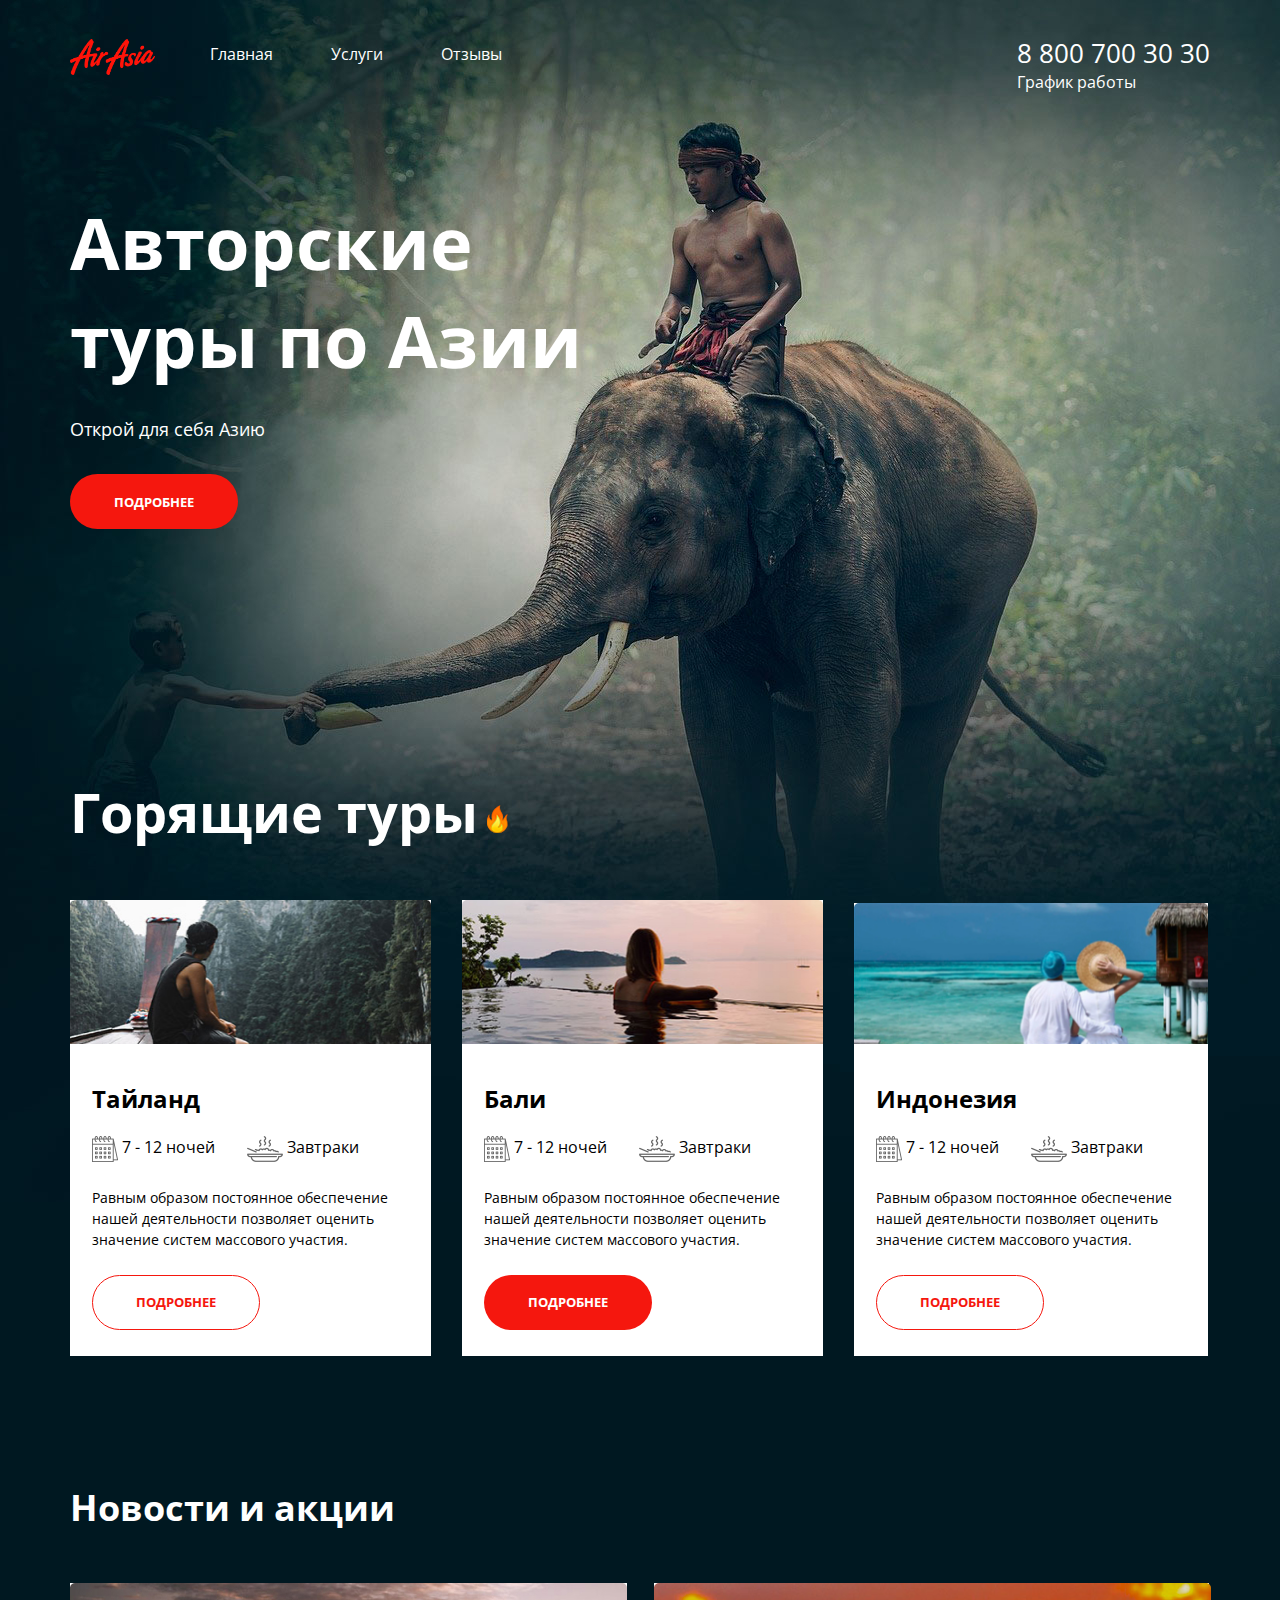
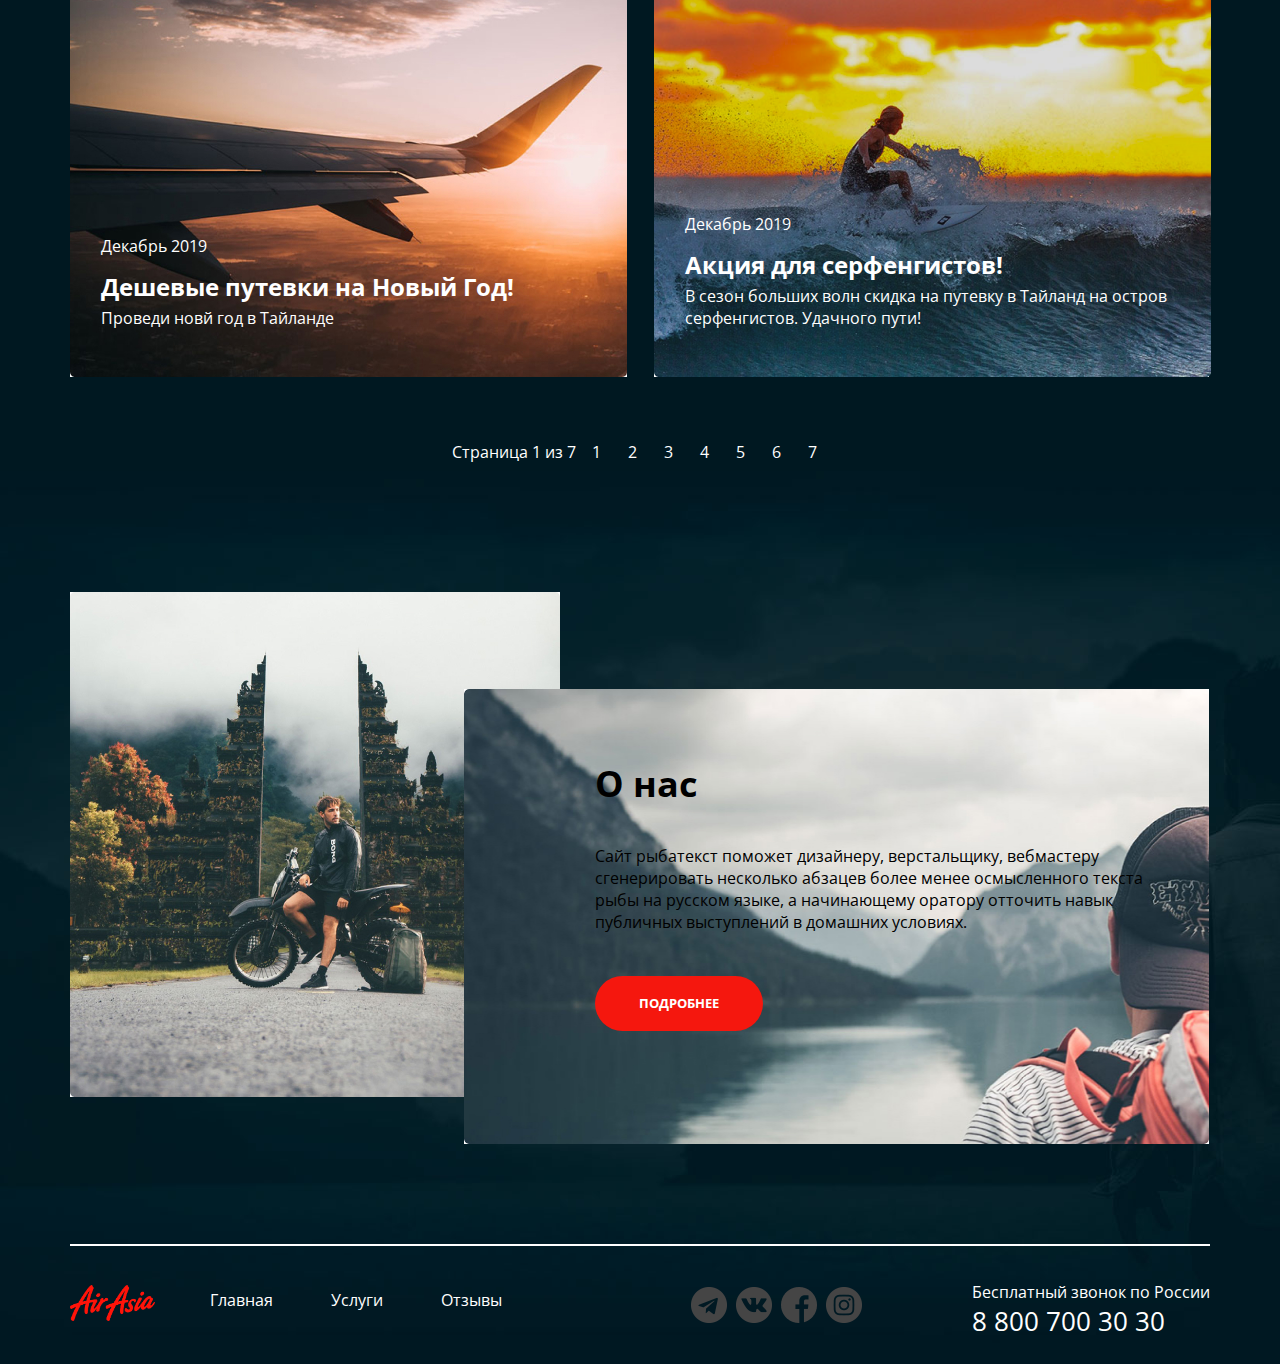
<file: asia/index/index.html>
﻿<!DOCTYPE html>
<html lang="en">
<head>
    <meta charset="UTF-8">
    <meta name="viewport" content="width=device-width, initial-scale=1.0">
    <link rel="preconnect" href="https://fonts.googleapis.com">
    <link rel="preconnect" href="https://fonts.gstatic.com" crossorigin>
    <link href="https://fonts.googleapis.com/css2?family=Open+Sans:wght@400;700&display=swap" rel="stylesheet">
    <link rel="stylesheet" href="./styles/style.css">
    <title>Главная</title>
</head>
<body>
    <div class="wrapper">
        <div class="container">
        <header class="header">
            <div class="logo">
                <a href="" class="logo__link"><img src="../image/logo.png" alt="logo" class="logo__icon"></a>
            </div>
            <nav class="menu">
                <ul class="menu__list">
                    <li class="menu__item">
                        <a href="#" class="menu__link">Главная</a>
                    </li>
                    <li class="menu__item">
                        <a href="../services/services.html" class="menu__link">Услуги</a>
                    </li>
                    <li class="menu__item">
                        <a href="#" class="menu__link">Отзывы</a>
                    </li>
                </ul>
            </nav>
            <address class="contacts">
                <a href="tel:+78007003030" class="contacts__tel">8 800 700 30 30</a>
                <div class="graph">
                <span class="contacts__graph">График работы</span>
                <img src="../image/graph.png" alt="graph" class="graph__hover">
                </div>
            </address>
        </header>
        <main class="main">
            <section class="preview">
                <h1 class="preview__title">Авторские <br> туры по Азии</h1>
                <p class="peview__info">Открой для себя Азию</p>
                <div class="preview__button">
                    <button class="button">Подробнее</button>
                </div>
            </section>
            <section class="hot-tours">
                <div class="hot-tours__title">
                    <h2 class="hot-tours__title-text">Горящие туры</h2>
                    <img src="../image/flame.png" alt="flame" class="hot-tours__title-icon">
                </div>
                <ul class="hot-tours__list">
                    <li class="hot-tours__item">
                        <img src="../image/river.jpg" alt="river" class="hot-tours__image">
                        <div class="hot-tours__content">
                            <h3 class="hot-tours__subtitle">Тайланд</h3>
                            <div class="hot-tours__options">
                                <div class="hot-tours__options-item">
                                    <img src="../image/calendar.jpg" alt="calendar" class="hot-tours__options-icon">
                                    <span class="hot-tours__options-text">7 - 12 ночей</span>
                                </div>
                                <div class="hot-tours__options-item">
                                    <img src="../image/meal.jpg" alt="meal" class="hot-tours__options-icon">
                                    <span class="hot-tours__options-text">Завтраки</span>
                                </div>
                            </div>
                            <div class="hot-tours__text">
                                Равным образом постоянное обеспечение нашей деятельности позволяет оценить значение систем массового участия.
                            </div>
                            <div class="hot-tours__button">
                                <button class="button button--border">Подробнее</button>
                            </div>   
                        </div>
                    </li>
                    <li class="hot-tours__item">
                        <img src="../image/pool.jpg" alt="pool" class="hot-tours__image">
                        <div class="hot-tours__content">
                            <h3 class="hot-tours__subtitle">Бали</h3>
                            <div class="hot-tours__options">
                                <div class="hot-tours__options-item">
                                    <img src="../image/calendar.jpg" alt="calendar" class="hot-tours__options-icon">
                                    <span class="hot-tours__options-text">7 - 12 ночей</span>
                                </div>
                                <div class="hot-tours__options-item">
                                    <img src="../image/meal.jpg" alt="meal" class="hot-tours__options-icon">
                                    <span class="hot-tours__options-text">Завтраки</span>
                                </div>
                            </div>
                            <div class="hot-tours__text">
                                Равным образом постоянное обеспечение нашей деятельности позволяет оценить значение систем массового участия.
                            </div>
                            <div class="hot-tours__button">
                                <button class="button">Подробнее</button>
                            </div>   
                        </div>
                    </li>
                    <li class="hot-tours__item">
                        <img src="../image/ocean.jpg" alt="ocean" class="hot-tours__image">
                        <div class="hot-tours__content">
                            <h3 class="hot-tours__subtitle">Индонезия</h3>
                            <div class="hot-tours__options">
                                <div class="hot-tours__options-item">
                                    <img src="../image/calendar.jpg" alt="calendar" class="hot-tours__options-icon">
                                    <span class="hot-tours__options-text">7 - 12 ночей</span>
                                </div>
                                <div class="hot-tours__options-item">
                                    <img src="../image/meal.jpg" alt="meal" class="hot-tours__options-icon">
                                    <span class="hot-tours__options-text">Завтраки</span>
                                </div>
                            </div>
                            <div class="hot-tours__text">
                                Равным образом постоянное обеспечение нашей деятельности позволяет оценить значение систем массового участия.
                            </div>
                            <div class="hot-tours__button">
                                <button class="button button--border">Подробнее</button>
                            </div>   
                        </div>
                    </li>
                </ul>
            
            </section>
            <section class="news">
                <h2 class="news__title">Новости и акции</h2>
                <ul class="news__list">
                    <li class="news__item">
                        <img src="../image/plain.jpg" alt="" class="news__image">
                        <div class="news__content">
                        <time class="news__date">
                            <span class="news__date-month">Декабрь</span>
                            <span class="news__date-year">2019</span>
                        </time>
                        <h3 class="news__subtitle">Дешевые путевки на Новый Год!</h3>
                        <p class="news__text">Проведи новй год в Тайланде</p>
                        </div>
                    </li>
                    <li class="news__item">
                        <img src="../image/Surfer.png" alt="" class="news__image">
                        <div class="news__content">
                        <time class="news__date">
                            <span class="news__date-month">Декабрь</span>
                            <span class="news__date-year">2019</span>
                        </time>
                        <h3 class="news__subtitle">Акция для серфенгистов!</h3>
                        <p class="news__text">В сезон больших волн скидка на путевку в Тайланд на остров серфенгистов. Удачного пути!</p>
                        </div>
                    </li>
                </ul>
                <div class="paginator">
                    <div class="paginator__display">Страница 1 из 7</div>
                    <ul class="paginator__list">
                        <li class="paginator__item">
                            <a href="" class="paginator__link">1</a>
                        </li>
                        <li class="paginator__item">
                            <a href="" class="paginator__link">2</a>
                        </li>
                        <li class="paginator__item">
                            <a href="" class="paginator__link">3</a>
                        </li>
                        <li class="paginator__item">
                            <a href="" class="paginator__link">4</a>
                        </li>
                        <li class="paginator__item">
                            <a href="" class="paginator__link">5</a>
                        </li>
                        <li class="paginator__item">
                            <a href="" class="paginator__link">6</a>
                        </li>
                        <li class="paginator__item">
                            <a href="" class="paginator__link">7</a>
                        </li>
                    </ul>
                </div>            
            </section>
            <section class="about">
                <img src="../image/gates.jpg" alt="" class="about__img">
                <div class="about__content">
                    <img src="../image/mountains.jpg" alt="" class="about__bg">
                    <h2 class="about__title">О нас</h2>
                    <p class="about__text">
                        Сайт рыбатекст поможет дизайнеру, верстальщику, вебмастеру сгенерировать несколько абзацев более менее осмысленного текста рыбы на русском языке, а начинающему оратору отточить навык публичных выступлений в домашних условиях. 
                    </p>
                    <div class="about__button">
                        <button class="button">Подробнее</button>
                    </div>
                </div>
            </section>
        </main>
        <footer class="footer">
            <div class="logo">
                <a href="#" class="logo__link"> <img src="../image/logo.png" alt="Логотип" class="logo__icon"></a>
            </div>
            <nav class="menu">
                <ul class="menu__list">
                    <li class="menu__item">
                        <a href="#" class="menu_link">Главная</a>
                    </li>
                    <li class="menu__item">
                        <a href="#" class="menu_link">Услуги</a>
                    </li>
                    <li class="menu__item">
                        <a href="#" class="menu_link">Отзывы</a>
                    </li>
                </ul>
            </nav>
            <div class="socials">
                <ul class="socials__list">
                    <li class="socials__item">
                        <a href="" class="socials__item">
                            <img src="../image/t.png" alt="telegram" class="socials__icon">
                        </a>
                    </li>
                    <li class="socials__item">
                        <a href="" class="socials__item">
                            <img src="../image/vk.png" alt="vk" class="socials__icon">
                        </a>
                    </li>
                    <li class="socials__item">
                        <a href="" class="socials__item">
                            <img src="../image/facebook 1.png" alt="facebook" class="socials__icon">
                        </a>
                    </li>
                    <li class="socials__item">
                        <a href="" class="socials__item">
                            <img src="../image/in.png" alt="instagram" class="socials__icon">
                        </a>
                    </li>
                </ul>
            </div>
            <address class="contacts">
                <div class="contacts__free-call">Бесплатный звонок по России</div>
                <a href="tel:+78007003030" class="contacts__tel">8 800 700 30 30</a>
            </address>
        </footer>
        </div>
    </div>    
</body>
</file>
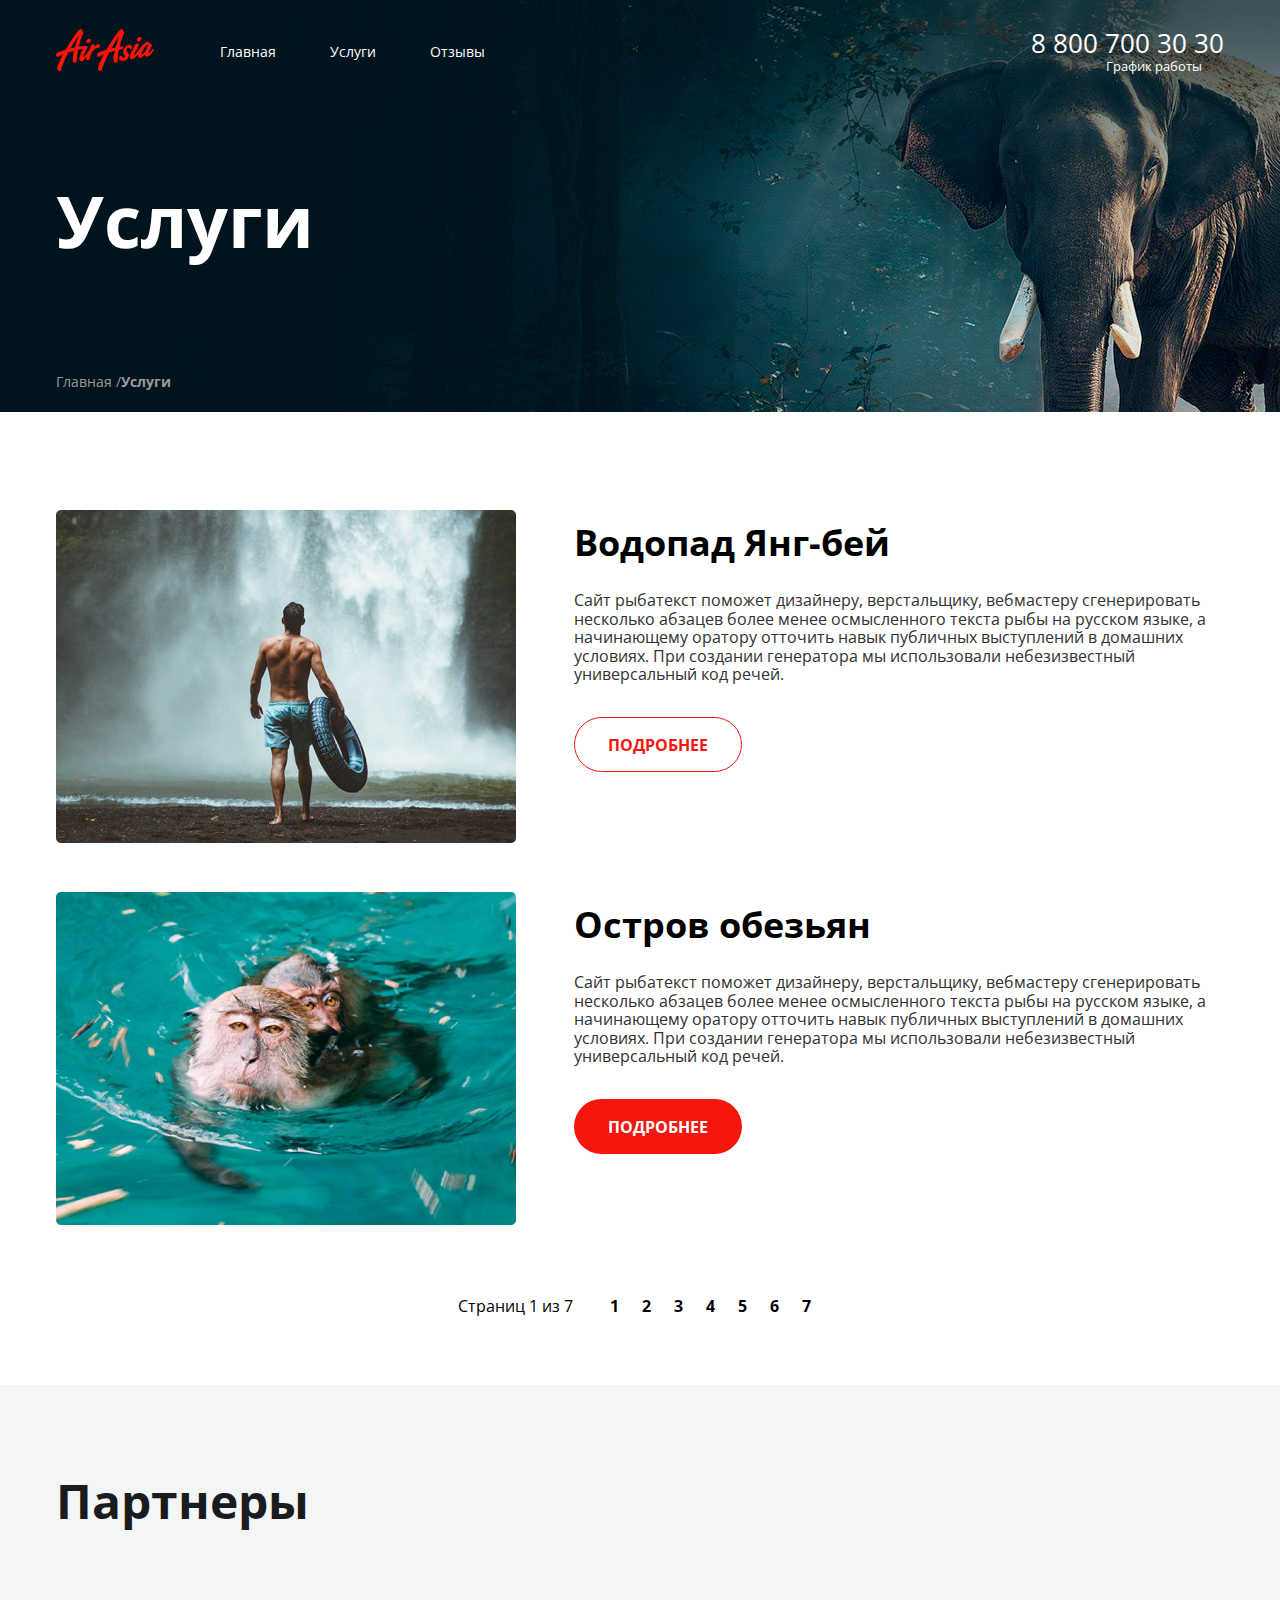
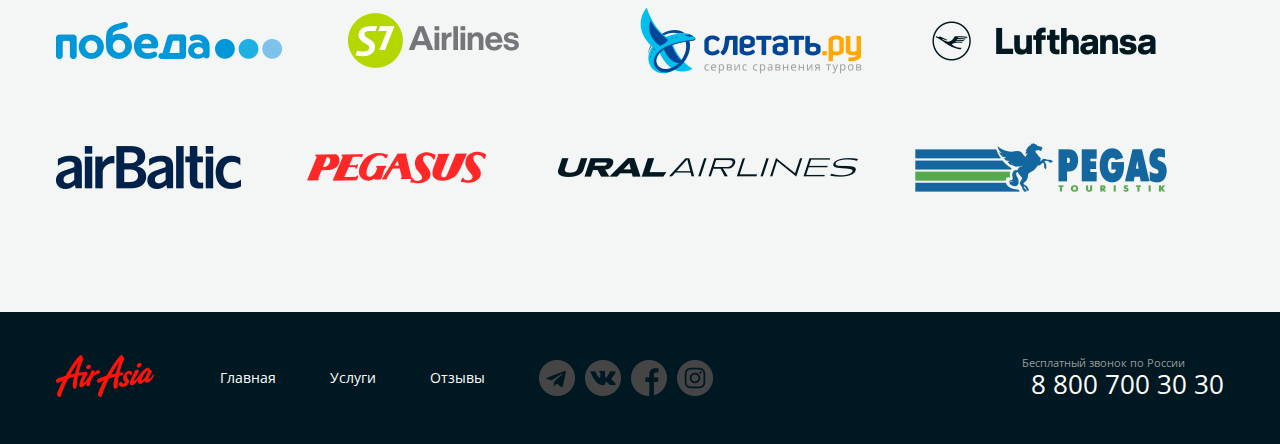
<file: asia/services/services.html>
<!DOCTYPE html>
<html lang="en">
<head>
    <meta charset="UTF-8">
    <title>Услуги</title>
    <meta name="viewport" content="width=device-width, initial-scale=1.0">
    
    <link rel="preconnect" href="https://fonts.googleapis.com">
    <link rel="preconnect" href="https://fonts.gstatic.com" crossorigin>
    <link href="https://fonts.googleapis.com/css2?family=Open+Sans:wght@400;700&display=swap" rel="stylesheet">
    
    <link rel="stylesheet" href="./styles/normalize.css">
    <link rel="stylesheet" href="./styles/base.css">
    <link rel="stylesheet" href="./styles/fonts.css">

    
    <link rel="stylesheet" href="./styles/blocks/header.css">
    <link rel="stylesheet" href="./styles/blocks/logo.css">
    <link rel="stylesheet" href="./styles/blocks/nav.css">
    <link rel="stylesheet" href="./styles/blocks/contacts.css">
    <link rel="stylesheet" href="./styles/blocks/title.css">
    <link rel="stylesheet" href="./styles/blocks/breadcrumbs.css">
    <link rel="stylesheet" href="./styles/blocks/main.css">
    <link rel="stylesheet" href="./styles/blocks/places.css">
    <link rel="stylesheet" href="./styles/blocks/paginator.css">
    <link rel="stylesheet" href="./styles/blocks/partners.css">
    <link rel="stylesheet" href="./styles/blocks/footer.css">
    <link rel="stylesheet" href="./styles/blocks/socials.css">

</head>
<body>
    <div class="wrapper">
            <header class="header">
                <div class="container">
                    <div class="header__first">
                <div class="logo">
                    <a href="" class="logo__link"><img src="../image/logo.png" alt="logo" class="logo__icon"></a>
                </div>
                <nav class="menu">
                    <ul class="menu__list">
                        <li class="menu__item">
                            <a href="../index/index.html" class="menu__link">Главная</a>
                        </li>
                        <li class="menu__item">
                            <a href="../services/services.html" class="menu__link">Услуги</a>
                        </li>
                        <li class="menu__item">
                            <a href="../reviews/reviews.html" class="menu__link">Отзывы</a>
                        </li>
                    </ul>
                </nav>
                <address class="contacts">
                    <a href="tel:+78007003030" class="contacts__tel">8 800 700 30 30</a>
                    <br>
                    <div class="graph">
                    <span class="contacts__graph">График работы</span>
                    <img src="../image/graph.png" alt="graph" class="graph__hover">
                    </div>
                </address>
                    </div>
                    <div class="header__second">
                    <h2 class="title">Услуги</h2>
                    </div>
                    <div class="header__third">
                    <nav class="breadcrumbs">
                    <ul class="breadcrumbs__list">
                        <li class="breadcrumbs__item">
                            <a href="" class="breadcrumbs__link">Главная /</a>
                        </li>
                        <li class="breadcrumbs__item breadcrumbs__item--activ">
                            <a href="" class="breadcrumbs__link"> Услуги</a>
                        </li>
                    </ul>     
                    </nav>
                </div>
                </div>
            </header>
            <main class="main">  
                <section class="places">
                    <div class="container">
                    <ul class="places__table">
                        <li class="places__table-item">
                            <img src="../image/waterfall.png" alt="" class="places__table-item-image">
                            <div class="places__flex">
                            <h3 class="places__table-item-subtitle">Водопад Янг-бей</h3>
                            <div class="places__table-item-text">Сайт рыбатекст поможет дизайнеру, верстальщику, вебмастеру сгенерировать несколько абзацев более менее осмысленного текста рыбы на русском языке, а начинающему оратору отточить навык публичных выступлений в домашних условиях. При создании генератора мы использовали небезизвестный универсальный код речей.  </div>
                            <button class="button button--border button--places">Подробнее</button>
                            </div>
                        </li>
                        <li class="places__table-item">
                            <img src="../image/monkeys.png" alt="" class="places__table-item-image">
                            <div class="places__flex">
                            <h3 class="places__table-item-subtitle">Остров обезьян</h3>
                            <div class="places__table-item-text">Сайт рыбатекст поможет дизайнеру, верстальщику, вебмастеру сгенерировать несколько абзацев более менее осмысленного текста рыбы на русском языке, а начинающему оратору отточить навык публичных выступлений в домашних условиях. При создании генератора мы использовали небезизвестный универсальный код речей.  </div>
                            <button class="button button--places">Подробнее</button>
                            </div>
                        </li> 
                    </ul>
                    <div class="paginator">
                        <div class="paginator__display">Страниц 1 из 7</div>
                        <ul class="paginator__list">
                            <li class="paginator__item">
                                <a href="" class="paginator__link">1</a>
                            </li>
                            <li class="paginator__item">
                                <a href="" class="paginator__link">2</a>
                            </li>
                            <li class="paginator__item">
                                <a href="" class="paginator__link">3</a>
                            </li>
                            <li class="paginator__item">
                                <a href="" class="paginator__link">4</a>
                            </li>
                            <li class="paginator__item">
                                <a href="" class="paginator__link">5</a>
                            </li>
                            <li class="paginator__item">
                                <a href="" class="paginator__link">6</a>
                            </li>
                            <li class="paginator__item">
                                <a href="" class="paginator__link">7</a>
                            </li>
                        </ul>
                    </div>
                    </div> 
                </section>
                <section class="partners">
                    <div class="container">
                    <div class="partners__title">
                        <h2 class="partners__title-text">Партнеры</h2>
                    </div>
                    <div class="partners__table">
                        <ul class="partners__list">
                            <li class="partners__item">
                                <a href="" class="partners__link"><img src="../image/pobeda.png" alt="" class="partners__item-icon"></a>
                            </li>
                            <li class="partners__item">
                                <a href="" class="partners__link"><img src="../image/s7.png" alt="" class="partners__item-icon"></a>
                            </li>
                            <li class="partners__item">
                                <a href="" class="partners__link"><img src="../image/lets-fly.png" alt="" class="partners__item-icon"></a>
                            </li>
                            <li class="partners__item">
                                <a href="" class="partners__link"><img src="../image/lufthansa.png" alt="" class="partners__item-icon"></a>
                            </li>
                            <li class="partners__item">
                                <a href="" class="partners__link"><img src="../image/airbaltic.png" alt="" class="partners__item-icon"></a>
                            </li>
                            <li class="partners__item">
                                <a href="" class="partners__link"><img src="../image/pegasus.png" alt="" class="partners__item-icon"></a>
                            </li>
                            <li class="partners__item">
                                <a href="" class="partners__link"><img src="../image/ural.png" alt="" class="partners__item-icon"></a>
                            </li>
                            <li class="partners__item">
                                <a href="" class="partners__link"><img src="../image/pegas.png" alt="" class="partners__item-icon"></a>
                            </li> 
                        </ul>
                    </div>
                    </div>
                </section>
            </main>
            <footer class="footer">
                <div class="container container--footer">
                <div class="logo">
                    <a href="#" class="logo__link"> <img src="../image/logo.png" alt="Логотип" class="logo__icon"></a>
                </div>
                <nav class="menu">
                    <ul class="menu__list">
                        <li class="menu__item">
                            <a href="#" class="menu_link">Главная</a>
                        </li>
                        <li class="menu__item">
                            <a href="#" class="menu_link">Услуги</a>
                        </li>
                        <li class="menu__item">
                            <a href="#" class="menu_link">Отзывы</a>
                        </li>
                    </ul>
                </nav>
                <div class="socials">
                    <ul class="socials__list">
                        <li class="socials__item">
                            <a href="" class="socials__item">
                                <img src="../image/t.png" alt="telegram" class="socials__icon">
                            </a>
                        </li>
                        <li class="socials__item">
                            <a href="" class="socials__item">
                                <img src="../image/vk.png" alt="vk" class="socials__icon">
                            </a>
                        </li>
                        <li class="socials__item">
                            <a href="" class="socials__item">
                                <img src="../image/facebook 1.png" alt="facebook" class="socials__icon">
                            </a>
                        </li>
                        <li class="socials__item">
                            <a href="" class="socials__item">
                                <img src="../image/in.png" alt="instagram" class="socials__icon">
                            </a>
                        </li>
                    </ul>
                </div>
                <address class="contacts">
                    <div class="contacts__free-call">Бесплатный звонок по России</div>
                    <a href="tel:+78007003030" class="contacts__tel">8 800 700 30 30</a>
                </address>
                </div>
            </footer>
        </div>
    </div>
</body>
</html>
</file>
<file: asia/index/styles/style.css>
* {
box-sizing: border-box;
}

body {
    font-family: 'Open Sans', sans-serif;
    margin: 0;
    font-weight: 400;
}

ul {
    margin: 0;
    padding: 0;
}

li {
    list-style: none;
}

a {
    text-decoration: none;
    color: #fff;
}

address {
    font-style: normal;
}

h1,h2,h3,h4,h5 , p {
    margin: 0;
}

button {
    background: transparent;
    padding: 0;
    border: 1px solid transparent;
}

.wrapper {
    background: #001821;
    color: #fff;
    background-image: url(../../image/1.jpg), url(../../image/2.png);
    background-position: top, bottom;
    background-repeat: no-repeat, no-repeat;
    
    
}

.container {
    width: 1140px;
    margin: 0 auto;
}

.header {
    height: 100px;
    position: relative;
}

.logo, .menu, .contacts {
    position: absolute;
}

.logo {
    top: 39px; 
       
}

.logo__icon {
    width: 85px;
    height: 36px;
}

.menu {
    top: 19px;
    left: 140px;
}

.contacts {
    right: 0;
    top: 35px;
}

.menu__item {
    display: inline-block;
    margin-right: 54px;
    padding-top: 24px;
}

.contacts__tel {
    font-size: 26px;
}

.graph__hover {
    position: relative;
	display: none;
}

.graph:hover .graph__hover {
    display: block;
}


.button {
    background: #F5170E;
    color: #fff;
    font-family: 'Open Sans', sans-serif;
    font-weight: 700;
    text-transform: uppercase;
    border-radius: 35px;
    min-width: 168px;
    min-height: 55px;
    cursor: pointer;
}

.preview {
    display: inline-block;
    margin-top: 46px;
}

.preview__title {
    margin-top: 47px;
    font-size: 72px;
}

.peview__info {
    margin-top: 28px;
    font-size: 18px;
}

.preview__button {
    margin-top: 33px;
}

.hot-tours {
    display: inline-block;
    margin-top: 246px;
}

.hot-tours__title {
    font-size:36px;
    margin-bottom: 51px;
}

.hot-tours__title-text {
    display: inline-block;
}


.hot-tours__item {
    background: #fff;
    display: inline-block;
    width: 361px;
    margin-right: 27px;
    color: #000;
}

.hot-tours__item:last-child {
    margin-right: 0;
    width: 354px;
}

.hot-tours__image {
    width: 100%
    
}

.hot-tours__options-icon {
    vertical-align: middle;
}


.hot-tours__content {
    padding: 33px 22px 26px 22px;
}

.hot-tours__text {
    font-family: Open Sans;
    font-size: 14px;
    font-weight: 400;
    line-height: 21px;
    letter-spacing: 0px;
    text-align: left;
    margin-top: 25px;
    margin-bottom: 25px;
}

.hot-tours__options-item {
    display: inline-block;
    margin-right: 28px;
}

.hot-tours__options-item:last-child {
    margin-right: 0px;
}

.hot-tours__subtitle {
    font-size: 24px;
    margin-bottom: 21px;
    font-weight: 700;
}

.button--border {
    background: transparent;
    color: #F5170E;
    border-color: #F5170E;
}

.news {
    margin-top: 127px;
}

.news__title {
    margin-bottom: 51px;
    font-family: Open Sans;
    font-size: 36px;
    font-weight: 700;
    line-height: 49px;
    letter-spacing: 0px;
    text-align: left;
}

.news__date {
    display: inline-block;
    margin-bottom: 13px;
    color: #fff;
    position: relative;
}

.news__item {
    display: inline-block;
    width: 555px;
    height: 394px;
    margin-right: 25px;
    background: #fff;
    color: #000;
    position: relative;
}


.news__item:last-child {
    margin-right: 0;
 
}

.news__content {
    position: absolute;
    bottom: 48px;
    padding-left: 31px;
}

.news__subtitle {
    font-size: 24px;
    letter-spacing: 0px;
    color: #fff;
    
}

.news__text {
    margin-top: 4px;
    color: #fff;  
}


.paginator {
    text-align: center;
    margin-top: 54px; 
}

.paginator__display, .paginator__list, .paginator__item {
    display: inline-block;
}


.paginator__link {
    display: inline-block;
    height: 32px;
    width: 32px;
    background: transparent;
    border-radius: 50%;
    line-height: 32px;
    color: #fff;
    transition: .4s;
}

.paginator__link:hover {
    color: #F5170E;
    background: #fff;
}

.about {
    display: inline-block;
    height: 552px;
    margin-top: 124px;
    margin-bottom: 100px;
}

.about__img {
    display: inline-block;
    width: 490px;
    height: 505px;
    vertical-align: top;
    margin-bottom: 47px;
}

.about__bg {
    position: absolute;
    width: 100%;
    height: 100%;
    left: 0px;
    top: 0px;
    border-radius: 5px;
    overflow: hidden;
}

.about__text {
    position: relative;
    margin-top: 37px;
    padding-left: 81px;
    font-size: 16px;
}

.about__title {
    position: relative;
    font-size: 36px;
    padding-left: 81px;
}

.about__content {
    background: #fff;
    display: inline-block;
    position: relative;
    color: #000;
    width: 745px;
    height: 455px;
    padding: 70px 50px 65px 50px;
    margin-top: 97px;
    margin-left: -100px;
}

.about__button {
   position: relative; 
   margin-top: 43px;
   margin-left: 81px;
}


.footer {
    position: relative;
    border-top: 2px solid #FFFFFF;
    height: 120px;
}


.socials {
    margin-top: 41px;
    margin-left: 621px;
    display: inline-block;
    position: absolute;
}

.socials__item {
    display: inline-block;
    position: relative;
    margin-right: 5px;
}

.socials__item:last-child {
    margin-right: 0px;
}


.socials__icon:hover {
    -webkit-filter: brightness(200%);
    filter: brightness(200%);
}
</file>
<file: asia/services/styles/base.css>
html, body {
    height: 100%;
}
    
   .wrapper {
    overflow: hidden;
    min-width: 1100px;
    min-height: 100%;
    display: flex;
    flex-direction: column;
   }
    
   .wrapper__content {
    flex: 1;
   }
    
   .container {
    margin: 0 auto;
    width: 1168px;
    display: flex;
    flex-direction: column;
   }
    
   * {
    box-sizing: border-box;
   }
    
   ul {
    margin: 0;
    padding: 0;
   }
    
   ul li {
    list-style: none;
   }
    
   button {
    border: 1px solid transparent;
    background: transparent;
    cursor: pointer;
    padding: 0;
   }
    
   h1, h2, h3, h4, h5, h6 {
    margin: 0;
   }
    
   table {
    border-collapse: collapse;
    border-spacing: 0;
   }

   a {
    text-decoration: none;
    color: white;
    }

    address {
        font-style: normal;
    }

    .button {
        background: #F5170E;
        color: #fff;
        font-family: 'Open Sans', sans-serif;
        font-weight: 700;
        text-transform: uppercase;
        border-radius: 35px;
        min-width: 168px;
        min-height: 55px;
        cursor: pointer;
    }
    
.button--border {
        background: transparent;
        color: #F5170E;
        border-color: #F5170E;
}
</file>
<file: asia/services/styles/fonts.css>
body {
    font-family: 'Open Sans', sans-serif;
    margin: 0;
    font-weight: 400;
    -webkit-font-smoothing: antialiased;
    -moz-osx-font-smoothing: grayscale;
}
</file>
<file: asia/services/styles/blocks/header.css>
.header {
    display: flex;
    height: 412px;
    flex-direction: column;
    background-image: url(../../../image/headline\ 1.png);
    background-repeat: no-repeat;
    }

.header__first {
    display: flex;
    align-items: center;
    margin-top: 29px;
}

.header__second {
    margin-top: 97px;
}

.header__third {
    margin-top: 103px;
}
</file>
<file: asia/services/styles/blocks/logo.css>
.logo {
    margin-right: 66px;
}

.logo__icon {
    width: 98px;
    height: 42px;
    margin-top: 
}
</file>
<file: asia/services/styles/blocks/nav.css>
.menu__list {
    display: flex;
}

.menu__item {
    margin-right: 54px;
    font-size: 14px;
}
</file>
<file: asia/services/styles/blocks/contacts.css>
.contacts {
    margin-left: auto;
    
}

.contacts__tel {
    font-size: 26px;
    margin-left: 36px;
}

.graph {
    color: #FFF;
    font-size: 13px;
    margin-left: 111px;
}

.graph__hover {
    position: relative;
    display: none;
}

.graph:hover .graph__hover {
    display: block;
    position: absolute;
    margin-left: -60px;
    margin-top: -21px;
}

.contacts__free-call {
    color: #9A9A9A;
    font-size: 11px;
    margin-left: 27px;     
}
</file>
<file: asia/services/styles/blocks/title.css>
.title {
    color: #fff;
    
    font-size: 72px;
    font-weight: 700;
    line-height: 98px;
    letter-spacing: 0px;
    text-align: left;
}
</file>
<file: asia/services/styles/blocks/breadcrumbs.css>
.breadcrumbs__list {
    display: flex;
}

.breadcrumbs__link {
    font-size: 14px;
    color: #9A9A9A;
}

.breadcrumbs__item--activ {
    font-weight: bold;
}
</file>
<file: asia/services/styles/blocks/main.css>
.main {
    display: flex;
    flex-direction: column;
}
</file>
<file: asia/services/styles/blocks/places.css>
.places {
    margin-top: 98px;
    display: flex;
    flex-direction: column;
}

.places__table {
    display: flex;
    flex-direction: column;
    justify-content: space-between;
    height: 715px;
}

.places__table-item {
    display: flex;
}

.places__flex {
    display: flex;
    flex-direction: column;
    margin-left: 58px;
    margin-top: 12px;
}

.places__table-item-subtitle {
    font-size: 36px;
    margin-bottom: 28px;
}

.places__table-item-text {
    font-size: 16px;
    color: #303030;
}

.button--places {
    align-self: flex-start;
    margin-top: 34px;
}
</file>
<file: asia/services/styles/blocks/paginator.css>
.paginator {
    text-align: center;
    margin-top: 65px;
    display: flex;
    justify-content: center;
    font-size: 16px;
    align-items: center;
}

.paginator__list {
    display:flex;
    margin-left: 25px; 
}

.paginator__item {
    display: flex;
    font-weight: 700;
}

.paginator__link {
    height: 32px;
    width: 32px;
    background: transparent;
    border-radius: 50%;
    line-height: 32px;
    color: black;
    transition: .4s;
}

.paginator__link:hover {
    color: white;
    background: #F5170E;
}
</file>
<file: asia/services/styles/blocks/partners.css>
.partners {
    display: flex;
    flex-direction: column;
    margin-top: 63px;
    background: #F4F5F5;
}

.partners__title {
    margin-top: 88px;
    color: #1A1B1E;
}

.partners__title-text {
    font-size: 48px;
}

.partners__table {
    margin-top: 79px;
}

.partners__list {
    display: flex;
    flex-wrap: wrap;
    margin-bottom: 117px;
    align-items: center;
    height: 188px;
    align-content: space-between;
}

.partners__item {
    display: flex;
    flex: 1;
    justify-content: space-between;
    margin-right: 57px;
}
</file>
<file: asia/services/styles/blocks/footer.css>
.footer {
    display: flex;
    background: #001821;
    height: 132px;
}

.container--footer {
    flex-direction: row;
    align-items: center;
}
</file>
<file: asia/services/styles/blocks/socials.css>
.socials {
    display: flex;
}

.socials__item {
    display: flex;
    margin-right: 10px;
}

.socials__list {
    display: flex;
    align-items: center;
}

.socials__item:last-child {
    margin-right: 0px;
}


.socials__icon:hover {
    -webkit-filter: brightness(200%);
    filter: brightness(200%);
}
</file>
